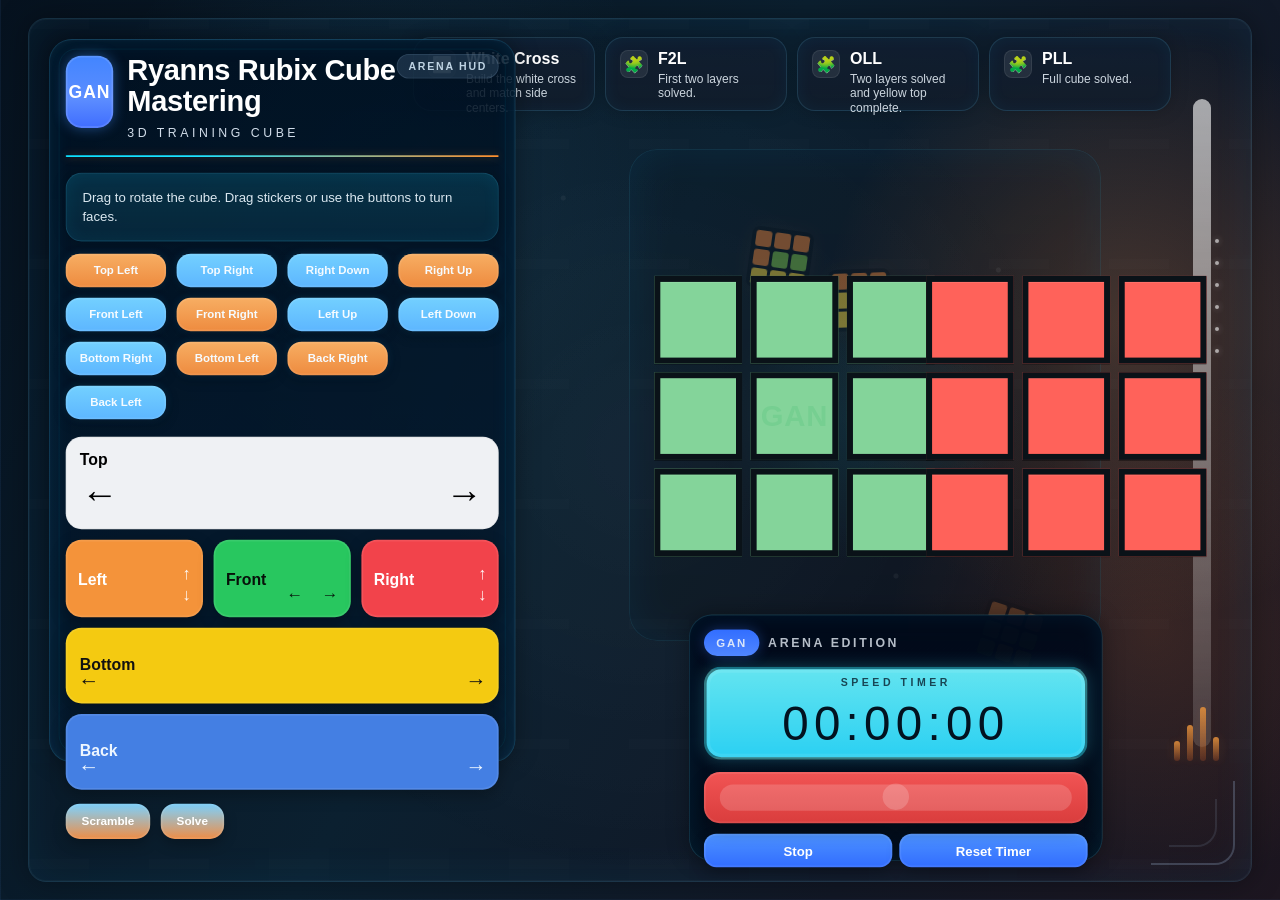
<file: index.html>
<!DOCTYPE html>
<html lang="en">
<head>
  <meta charset="UTF-8" />
  <meta name="viewport" content="width=device-width, initial-scale=1.0" />
  <title>Ryanns Rubix Cube Mastering</title>
  <style>
    * {
      box-sizing: border-box;
    }

    html, body {
      margin: 0;
      height: 100%;
      font-family: "Segoe UI", Arial, sans-serif;
      background:
        radial-gradient(circle at 88% 36%, rgba(255, 150, 70, 0.22), transparent 24%),
        radial-gradient(circle at 90% 70%, rgba(255, 120, 40, 0.15), transparent 20%),
        radial-gradient(circle at 30% 20%, rgba(80, 200, 255, 0.08), transparent 26%),
        linear-gradient(90deg, rgba(95,160,255,0.08) 0, rgba(95,160,255,0.08) 1px, transparent 1px, transparent 90px),
        linear-gradient(0deg, rgba(95,160,255,0.05) 0, rgba(95,160,255,0.05) 1px, transparent 1px, transparent 90px),
        linear-gradient(120deg, #06121f 0%, #0b2030 45%, #121826 75%, #1d1620 100%);
      color: #fff;
      overflow: hidden;
    }

    body::before {
      content: "";
      position: fixed;
      inset: 0;
      background:
        radial-gradient(circle at 50% 50%, rgba(255,255,255,0.05), transparent 60%),
        radial-gradient(circle at 18% 78%, rgba(255,255,255,0.06) 0 2px, transparent 3px),
        radial-gradient(circle at 44% 22%, rgba(255,255,255,0.06) 0 2px, transparent 3px),
        radial-gradient(circle at 70% 64%, rgba(255,255,255,0.08) 0 2px, transparent 3px),
        radial-gradient(circle at 78% 30%, rgba(255,255,255,0.08) 0 2px, transparent 3px),
        radial-gradient(circle at 84% 56%, rgba(255,255,255,0.08) 0 2px, transparent 3px);
      pointer-events: none;
      opacity: 0.75;
    }

    .scene {
      width: 100%;
      height: 100%;
      padding: 18px 28px;
      position: relative;
    }

    .frame {
      width: 100%;
      height: 100%;
      border-radius: 18px;
      position: relative;
      overflow: hidden;
      border: 1px solid rgba(111, 205, 255, 0.15);
      box-shadow:
        inset 0 0 0 1px rgba(255,255,255,0.03),
        inset 0 0 40px rgba(0, 180, 255, 0.08),
        0 0 30px rgba(0, 0, 0, 0.35);
    }

    .frame::before {
      content: "";
      position: absolute;
      inset: 0;
      background:
        linear-gradient(90deg, rgba(255,255,255,0.02) 0 50%, transparent 50% 100%),
        linear-gradient(0deg, transparent 0 92%, rgba(255,255,255,0.02) 92% 100%);
      background-size: 120px 120px;
      pointer-events: none;
      opacity: 0.35;
    }

    .sidebar {
      position: absolute;
      top: 20px;
      left: 20px;
      width: 480px;
      bottom: 20px;
      padding: 18px 18px 14px;
      border-radius: 26px;
      background:
        linear-gradient(180deg, rgba(0, 17, 34, 0.88), rgba(3, 23, 43, 0.82) 60%, rgba(5, 25, 45, 0.76));
      border: 1px solid rgba(68, 200, 255, 0.22);
      box-shadow:
        inset 0 0 28px rgba(35, 180, 255, 0.12),
        inset 0 0 4px rgba(255,255,255,0.05),
        0 0 26px rgba(0, 0, 0, 0.35);
      z-index: 5;
    }

    .sidebar::before {
      content: "";
      position: absolute;
      inset: 10px;
      border-radius: 20px;
      border: 1px solid rgba(0, 225, 255, 0.08);
      pointer-events: none;
    }

    .title-row {
      display: flex;
      gap: 16px;
      align-items: flex-start;
      position: relative;
      margin-bottom: 18px;
    }

    .logo {
      width: 54px;
      height: 82px;
      border-radius: 18px;
      background: linear-gradient(180deg, #4285ff, #5c8dff 60%, #3f6dff);
      display: flex;
      align-items: center;
      justify-content: center;
      font-weight: 800;
      font-size: 20px;
      letter-spacing: 1px;
      box-shadow:
        inset 0 0 0 2px rgba(255,255,255,0.12),
        0 0 14px rgba(72, 148, 255, 0.45);
      flex-shrink: 0;
    }

    .title-wrap h1 {
      margin: 0;
      font-size: 33px;
      line-height: 1.05;
      font-weight: 800;
      letter-spacing: -0.4px;
    }

    .title-wrap .sub {
      margin-top: 10px;
      font-size: 14px;
      letter-spacing: 4px;
      color: rgba(232, 243, 255, 0.9);
    }

    .hud-pill {
      position: absolute;
      right: 0;
      top: -2px;
      padding: 6px 12px;
      border-radius: 20px;
      font-size: 12px;
      letter-spacing: 2px;
      font-weight: 700;
      color: rgba(220,240,255,0.85);
      background: rgba(70, 100, 130, 0.35);
      border: 1px solid rgba(180, 220, 255, 0.14);
    }

    .orange-line {
      height: 2px;
      border-radius: 999px;
      margin: 10px 0 18px;
      background: linear-gradient(90deg, #0ce0ff 0%, #1de2ff 30%, #ff8f2d 100%);
      box-shadow: 0 0 10px rgba(255, 143, 45, 0.35);
    }

    .instruction {
      padding: 16px 18px;
      border-radius: 18px;
      background:
        linear-gradient(180deg, rgba(8, 57, 79, 0.78), rgba(9, 46, 67, 0.7));
      border: 1px solid rgba(76, 208, 255, 0.18);
      box-shadow:
        inset 0 0 18px rgba(0, 200, 255, 0.08),
        0 0 16px rgba(0,0,0,0.2);
      margin-bottom: 14px;
      font-size: 15px;
      line-height: 1.45;
      color: rgba(237, 247, 255, 0.92);
    }

    .moves {
      display: grid;
      grid-template-columns: repeat(4, 1fr);
      gap: 12px;
      margin-bottom: 20px;
    }

    .pill {
      height: 38px;
      border: 0;
      border-radius: 16px;
      color: #f6fbff;
      font-weight: 700;
      font-size: 13px;
      box-shadow:
        inset 0 0 0 2px rgba(255,255,255,0.08),
        0 4px 14px rgba(0,0,0,0.25),
        0 0 10px rgba(60, 180, 255, 0.14);
      cursor: pointer;
    }

    .pill.orange {
      background: linear-gradient(180deg, #f7ae63, #ee8b3f);
    }

    .pill.blue {
      background: linear-gradient(180deg, #73d0ff, #5db6ff);
    }

    .control-box {
      background: #eff1f4;
      color: #000;
      border-radius: 18px;
      padding: 16px 16px 18px;
      margin-bottom: 12px;
      box-shadow: inset 0 0 0 1px rgba(0,0,0,0.05);
    }

    .control-box .top-title {
      font-size: 18px;
      font-weight: 800;
      margin-bottom: 8px;
    }

    .arrow-line {
      display: flex;
      justify-content: space-between;
      align-items: center;
      font-size: 42px;
      font-weight: 300;
      padding: 0 2px;
      line-height: 1;
    }

    .big-row {
      display: grid;
      grid-template-columns: 1fr 1fr 1fr;
      gap: 12px;
      margin-bottom: 12px;
    }

    .big-btn {
      height: 88px;
      border-radius: 18px;
      border: 0;
      color: #fff;
      font-weight: 800;
      font-size: 18px;
      text-align: left;
      padding: 14px 14px 10px;
      box-shadow:
        inset 0 0 0 2px rgba(255,255,255,0.08),
        0 6px 18px rgba(0,0,0,0.28);
      position: relative;
    }

    .big-btn .mini-arrows {
      position: absolute;
      right: 14px;
      bottom: 14px;
      font-size: 19px;
      font-weight: 700;
      opacity: 0.95;
      line-height: 1.2;
      text-align: right;
    }

    .left-btn {
      background: #f4933a;
    }

    .front-btn {
      background: #28c75f;
      color: #07110a;
    }

    .right-btn {
      background: #f2434b;
    }

    .wide-btn {
      height: 86px;
      width: 100%;
      border: 0;
      border-radius: 18px;
      margin-bottom: 12px;
      text-align: left;
      padding: 14px 16px;
      font-size: 18px;
      font-weight: 800;
      box-shadow:
        inset 0 0 0 2px rgba(255,255,255,0.08),
        0 6px 18px rgba(0,0,0,0.28);
      color: #111;
      position: relative;
    }

    .wide-btn .lr {
      position: absolute;
      left: 14px;
      right: 14px;
      bottom: 14px;
      display: flex;
      justify-content: space-between;
      font-size: 24px;
      line-height: 1;
      color: inherit;
    }

    .bottom-btn {
      background: #f4ca11;
    }

    .back-btn {
      background: #447fe3;
      color: #eef6ff;
    }

    .small-actions {
      display: flex;
      gap: 12px;
      margin-top: 4px;
    }

    .small-actions button {
      height: 40px;
      padding: 0 18px;
      border: 0;
      border-radius: 16px;
      color: white;
      font-weight: 700;
      background: linear-gradient(180deg, #7dd2ff, #ee8d46);
      box-shadow:
        inset 0 0 0 2px rgba(255,255,255,0.08),
        0 6px 14px rgba(0,0,0,0.25);
    }

    .workspace {
      position: absolute;
      left: 530px;
      right: 0;
      top: 0;
      bottom: 0;
    }

    .top-cards {
      position: absolute;
      top: 18px;
      right: 80px;
      display: flex;
      gap: 10px;
      z-index: 4;
    }

    .card {
      min-width: 182px;
      height: 74px;
      border-radius: 18px;
      padding: 12px 14px;
      background:
        linear-gradient(180deg, rgba(16, 30, 48, 0.92), rgba(18, 28, 42, 0.86));
      border: 1px solid rgba(101, 213, 255, 0.16);
      box-shadow:
        inset 0 0 16px rgba(0, 170, 255, 0.06),
        0 0 18px rgba(0,0,0,0.22);
      display: flex;
      gap: 10px;
      align-items: flex-start;
    }

    .card .icon {
      width: 28px;
      height: 28px;
      border-radius: 8px;
      background: rgba(255,255,255,0.08);
      display: flex;
      align-items: center;
      justify-content: center;
      font-size: 16px;
      flex-shrink: 0;
      box-shadow: inset 0 0 0 1px rgba(255,255,255,0.08);
    }

    .card .txt strong {
      display: block;
      font-size: 16px;
      margin-bottom: 4px;
    }

    .card .txt span {
      display: block;
      font-size: 12px;
      line-height: 1.2;
      color: rgba(230, 239, 247, 0.88);
    }

    .stage {
      position: absolute;
      left: 70px;
      right: 70px;
      top: 110px;
      bottom: 140px;
      display: flex;
      align-items: center;
      justify-content: center;
    }

    .stage::before {
      content: "";
      position: absolute;
      inset: 20px 80px 100px;
      border-radius: 28px;
      background:
        radial-gradient(circle at 50% 55%, rgba(35, 250, 255, 0.08), transparent 40%),
        linear-gradient(180deg, rgba(0, 0, 0, 0.08), rgba(0, 0, 0, 0.18));
      box-shadow:
        inset 0 0 0 1px rgba(89, 210, 255, 0.08),
        inset 0 0 40px rgba(0, 170, 255, 0.08);
    }

    .floating-cube {
      position: absolute;
      opacity: 0.55;
      filter: blur(0.15px);
    }

    .floating-cube.c1 {
      left: 280px;
      top: 140px;
      transform: rotate(-2deg);
    }

    .floating-cube.c2 {
      right: 370px;
      top: 100px;
      transform: rotate(8deg);
    }

    .floating-cube.c3 {
      right: 140px;
      bottom: 75px;
      transform: rotate(18deg);
      opacity: 0.35;
    }

    .mini-cube {
      display: grid;
      grid-template-columns: repeat(3, 16px);
      grid-template-rows: repeat(3, 16px);
      gap: 3px;
      padding: 4px;
      background: rgba(0,0,0,0.22);
      border-radius: 8px;
      box-shadow: 0 0 20px rgba(255, 156, 76, 0.08);
    }

    .mini-cube span {
      display: block;
      border-radius: 3px;
    }

    .mc-orange { background: #c67438; }
    .mc-yellow { background: #d2ba3d; }
    .mc-green { background: #6aab47; }

    .main-cube {
      position: relative;
      width: 510px;
      height: 430px;
      z-index: 2;
    }

    .face-grid {
      position: absolute;
      display: grid;
      grid-template-columns: repeat(3, 102px);
      grid-template-rows: repeat(3, 102px);
      gap: 10px;
    }

    .front-face {
      left: 10px;
      top: 30px;
    }

    .right-face {
      left: 326px;
      top: 30px;
    }

    .sticker {
      border-radius: 0;
      border: 7px solid #0a1218;
      box-shadow:
        inset 0 1px 0 rgba(255,255,255,0.12),
        0 1px 0 rgba(0,0,0,0.45);
    }

    .green-sticker {
      background: #84d49a;
    }

    .red-sticker {
      background: #ff625a;
    }

    .gan-mark {
      position: absolute;
      inset: 0;
      display: flex;
      align-items: center;
      justify-content: center;
      font-weight: 900;
      color: rgba(32, 175, 94, 0.14);
      font-size: 34px;
      letter-spacing: 1px;
      pointer-events: none;
    }

    .timer-card {
      position: absolute;
      width: 470px;
      height: 280px;
      left: 210px;
      bottom: 20px;
      border-radius: 26px;
      background:
        linear-gradient(180deg, rgba(0, 9, 25, 0.95), rgba(3, 15, 30, 0.92));
      border: 1px solid rgba(92, 219, 255, 0.18);
      box-shadow:
        inset 0 0 24px rgba(13, 206, 255, 0.08),
        0 0 24px rgba(0,0,0,0.34);
      padding: 16px 16px 14px;
      z-index: 6;
    }

    .timer-top {
      display: flex;
      align-items: center;
      gap: 10px;
      margin-bottom: 12px;
      color: rgba(232, 240, 248, 0.92);
    }

    .gan-chip {
      height: 30px;
      padding: 0 14px;
      border-radius: 18px;
      background: linear-gradient(180deg, #326eff, #4f86ff);
      display: inline-flex;
      align-items: center;
      justify-content: center;
      font-weight: 800;
      letter-spacing: 2px;
      font-size: 13px;
      box-shadow: 0 0 14px rgba(61, 123, 255, 0.35);
    }

    .arena-text {
      font-size: 14px;
      letter-spacing: 3px;
      font-weight: 700;
      opacity: 0.85;
    }

    .timer-screen {
      height: 106px;
      border-radius: 20px;
      background:
        linear-gradient(180deg, #63e4f0, #2bd0f2);
      border: 3px solid rgba(0, 0, 0, 0.45);
      box-shadow:
        inset 0 0 0 4px rgba(255,255,255,0.08),
        0 0 18px rgba(62, 229, 255, 0.25);
      color: #021220;
      display: flex;
      flex-direction: column;
      align-items: center;
      justify-content: center;
      margin-bottom: 14px;
    }

    .timer-screen .label {
      font-size: 12px;
      letter-spacing: 4px;
      font-weight: 800;
      margin-bottom: 8px;
      opacity: 0.75;
    }

    .timer-screen .digits {
      font-size: 54px;
      font-weight: 500;
      letter-spacing: 6px;
    }

    .red-bar {
      height: 58px;
      border-radius: 18px;
      background: linear-gradient(180deg, #f25454, #d93d3d);
      margin-bottom: 12px;
      position: relative;
      box-shadow:
        inset 0 0 0 2px rgba(255,255,255,0.08),
        0 8px 18px rgba(0,0,0,0.26);
    }

    .red-bar::before {
      content: "";
      position: absolute;
      left: 18px;
      right: 18px;
      top: 14px;
      height: 30px;
      border-radius: 16px;
      background: rgba(255,255,255,0.16);
    }

    .red-bar::after {
      content: "";
      position: absolute;
      left: 50%;
      top: 13px;
      width: 30px;
      height: 30px;
      margin-left: -15px;
      border-radius: 50%;
      background: rgba(255,255,255,0.18);
    }

    .timer-bottom {
      display: grid;
      grid-template-columns: 1fr 1fr;
      gap: 8px;
    }

    .timer-bottom button {
      height: 38px;
      border: 0;
      border-radius: 14px;
      background: linear-gradient(180deg, #4d93ff, #326dff);
      color: white;
      font-size: 15px;
      font-weight: 700;
      box-shadow:
        inset 0 0 0 2px rgba(255,255,255,0.08),
        0 6px 14px rgba(0,0,0,0.26);
    }

    .right-decor {
      position: absolute;
      right: 24px;
      top: 80px;
      bottom: 24px;
      width: 70px;
      pointer-events: none;
      opacity: 0.85;
    }

    .right-decor .vert {
      position: absolute;
      right: 16px;
      top: 0;
      bottom: 110px;
      width: 18px;
      border-radius: 14px;
      background: linear-gradient(180deg, rgba(255,255,255,0.85), rgba(255,255,255,0.18));
      filter: blur(0.4px);
      opacity: 0.85;
    }

    .right-decor .dots {
      position: absolute;
      right: 8px;
      top: 140px;
      display: flex;
      flex-direction: column;
      gap: 18px;
    }

    .right-decor .dots span {
      width: 4px;
      height: 4px;
      border-radius: 50%;
      background: rgba(255,255,255,0.7);
      display: block;
      box-shadow: 0 0 6px rgba(255,255,255,0.4);
    }

    .right-decor .bars {
      position: absolute;
      right: 8px;
      bottom: 96px;
      display: flex;
      align-items: flex-end;
      gap: 7px;
    }

    .right-decor .bars i {
      display: block;
      width: 6px;
      border-radius: 8px;
      background: linear-gradient(180deg, rgba(255, 161, 64, 0.9), rgba(255, 110, 40, 0.24));
      box-shadow: 0 0 12px rgba(255, 153, 75, 0.14);
    }

    .right-decor .bars i:nth-child(1) { height: 20px; }
    .right-decor .bars i:nth-child(2) { height: 36px; }
    .right-decor .bars i:nth-child(3) { height: 54px; }
    .right-decor .bars i:nth-child(4) { height: 24px; }

    .corner-lines {
      position: absolute;
      right: 0;
      bottom: 0;
      width: 116px;
      height: 116px;
      opacity: 0.4;
    }

    .corner-lines::before,
    .corner-lines::after {
      content: "";
      position: absolute;
      border: 2px solid rgba(190, 220, 255, 0.55);
      border-left: 0;
      border-top: 0;
      border-radius: 0 0 20px 0;
    }

    .corner-lines::before {
      inset: 16px;
    }

    .corner-lines::after {
      inset: 34px;
      opacity: 0.5;
    }

    @media (max-width: 1400px) {
      .sidebar {
        transform: scale(0.88);
        transform-origin: top left;
        width: 530px;
      }

      .workspace {
        left: 450px;
      }

      .main-cube {
        transform: scale(0.86);
      }

      .timer-card {
        transform: scale(0.88);
        transform-origin: bottom left;
      }
    }
  </style>
</head>
<body>
  <div class="scene">
    <div class="frame">

      <aside class="sidebar">
        <div class="title-row">
          <div class="logo">GAN</div>
          <div class="title-wrap">
            <h1>Ryanns Rubix Cube<br>Mastering</h1>
            <div class="sub">3D TRAINING CUBE</div>
          </div>
          <div class="hud-pill">ARENA HUD</div>
        </div>

        <div class="orange-line"></div>

        <div class="instruction">
          Drag to rotate the cube. Drag stickers or use the buttons to turn faces.
        </div>

        <div class="moves">
          <button class="pill orange">Top Left</button>
          <button class="pill blue">Top Right</button>
          <button class="pill blue">Right Down</button>
          <button class="pill orange">Right Up</button>

          <button class="pill blue">Front Left</button>
          <button class="pill orange">Front Right</button>
          <button class="pill blue">Left Up</button>
          <button class="pill blue">Left Down</button>

          <button class="pill blue">Bottom Right</button>
          <button class="pill orange">Bottom Left</button>
          <button class="pill orange">Back Right</button>
          <div></div>

          <button class="pill blue">Back Left</button>
        </div>

        <div class="control-box">
          <div class="top-title">Top</div>
          <div class="arrow-line"><span>←</span><span>→</span></div>
        </div>

        <div class="big-row">
          <button class="big-btn left-btn">
            Left
            <div class="mini-arrows">↑<br>↓</div>
          </button>

          <button class="big-btn front-btn">
            Front
            <div class="mini-arrows">← &nbsp;&nbsp; →</div>
          </button>

          <button class="big-btn right-btn">
            Right
            <div class="mini-arrows">↑<br>↓</div>
          </button>
        </div>

        <button class="wide-btn bottom-btn">
          Bottom
          <div class="lr"><span>←</span><span>→</span></div>
        </button>

        <button class="wide-btn back-btn">
          Back
          <div class="lr"><span>←</span><span>→</span></div>
        </button>

        <div class="small-actions">
          <button>Scramble</button>
          <button>Solve</button>
        </div>
      </aside>

      <main class="workspace">
        <div class="top-cards">
          <div class="card">
            <div class="icon">⬜</div>
            <div class="txt">
              <strong>White Cross</strong>
              <span>Build the white cross and match side centers.</span>
            </div>
          </div>

          <div class="card">
            <div class="icon">🧩</div>
            <div class="txt">
              <strong>F2L</strong>
              <span>First two layers solved.</span>
            </div>
          </div>

          <div class="card">
            <div class="icon">🧩</div>
            <div class="txt">
              <strong>OLL</strong>
              <span>Two layers solved and yellow top complete.</span>
            </div>
          </div>

          <div class="card">
            <div class="icon">🧩</div>
            <div class="txt">
              <strong>PLL</strong>
              <span>Full cube solved.</span>
            </div>
          </div>
        </div>

        <div class="stage">
          <div class="floating-cube c1">
            <div class="mini-cube">
              <span class="mc-orange"></span><span class="mc-orange"></span><span class="mc-orange"></span>
              <span class="mc-yellow"></span><span class="mc-yellow"></span><span class="mc-yellow"></span>
              <span class="mc-yellow"></span><span class="mc-yellow"></span><span class="mc-yellow"></span>
            </div>
          </div>

          <div class="floating-cube c2">
            <div class="mini-cube">
              <span class="mc-orange"></span><span class="mc-orange"></span><span class="mc-orange"></span>
              <span class="mc-orange"></span><span class="mc-green"></span><span class="mc-green"></span>
              <span class="mc-yellow"></span><span class="mc-yellow"></span><span class="mc-yellow"></span>
            </div>
          </div>

          <div class="floating-cube c3">
            <div class="mini-cube">
              <span class="mc-orange"></span><span class="mc-orange"></span><span class="mc-orange"></span>
              <span class="mc-green"></span><span class="mc-green"></span><span class="mc-green"></span>
              <span class="mc-green"></span><span class="mc-yellow"></span><span class="mc-yellow"></span>
            </div>
          </div>

          <div class="main-cube">
            <div class="face-grid front-face">
              <div class="sticker green-sticker"></div>
              <div class="sticker green-sticker"></div>
              <div class="sticker green-sticker"></div>

              <div class="sticker green-sticker"></div>
              <div class="sticker green-sticker" style="position: relative;">
                <div class="gan-mark">GAN</div>
              </div>
              <div class="sticker green-sticker"></div>

              <div class="sticker green-sticker"></div>
              <div class="sticker green-sticker"></div>
              <div class="sticker green-sticker"></div>
            </div>

            <div class="face-grid right-face">
              <div class="sticker red-sticker"></div>
              <div class="sticker red-sticker"></div>
              <div class="sticker red-sticker"></div>

              <div class="sticker red-sticker"></div>
              <div class="sticker red-sticker"></div>
              <div class="sticker red-sticker"></div>

              <div class="sticker red-sticker"></div>
              <div class="sticker red-sticker"></div>
              <div class="sticker red-sticker"></div>
            </div>
          </div>
        </div>

        <div class="timer-card">
          <div class="timer-top">
            <div class="gan-chip">GAN</div>
            <div class="arena-text">ARENA EDITION</div>
          </div>

          <div class="timer-screen">
            <div class="label">SPEED TIMER</div>
            <div class="digits">00:00:00</div>
          </div>

          <div class="red-bar"></div>

          <div class="timer-bottom">
            <button>Stop</button>
            <button>Reset Timer</button>
          </div>
        </div>

        <div class="right-decor">
          <div class="vert"></div>
          <div class="dots">
            <span></span><span></span><span></span><span></span><span></span><span></span>
          </div>
          <div class="bars">
            <i></i><i></i><i></i><i></i>
          </div>
        </div>

        <div class="corner-lines"></div>
      </main>

    </div>
  </div>
</body>
</html>
</file>
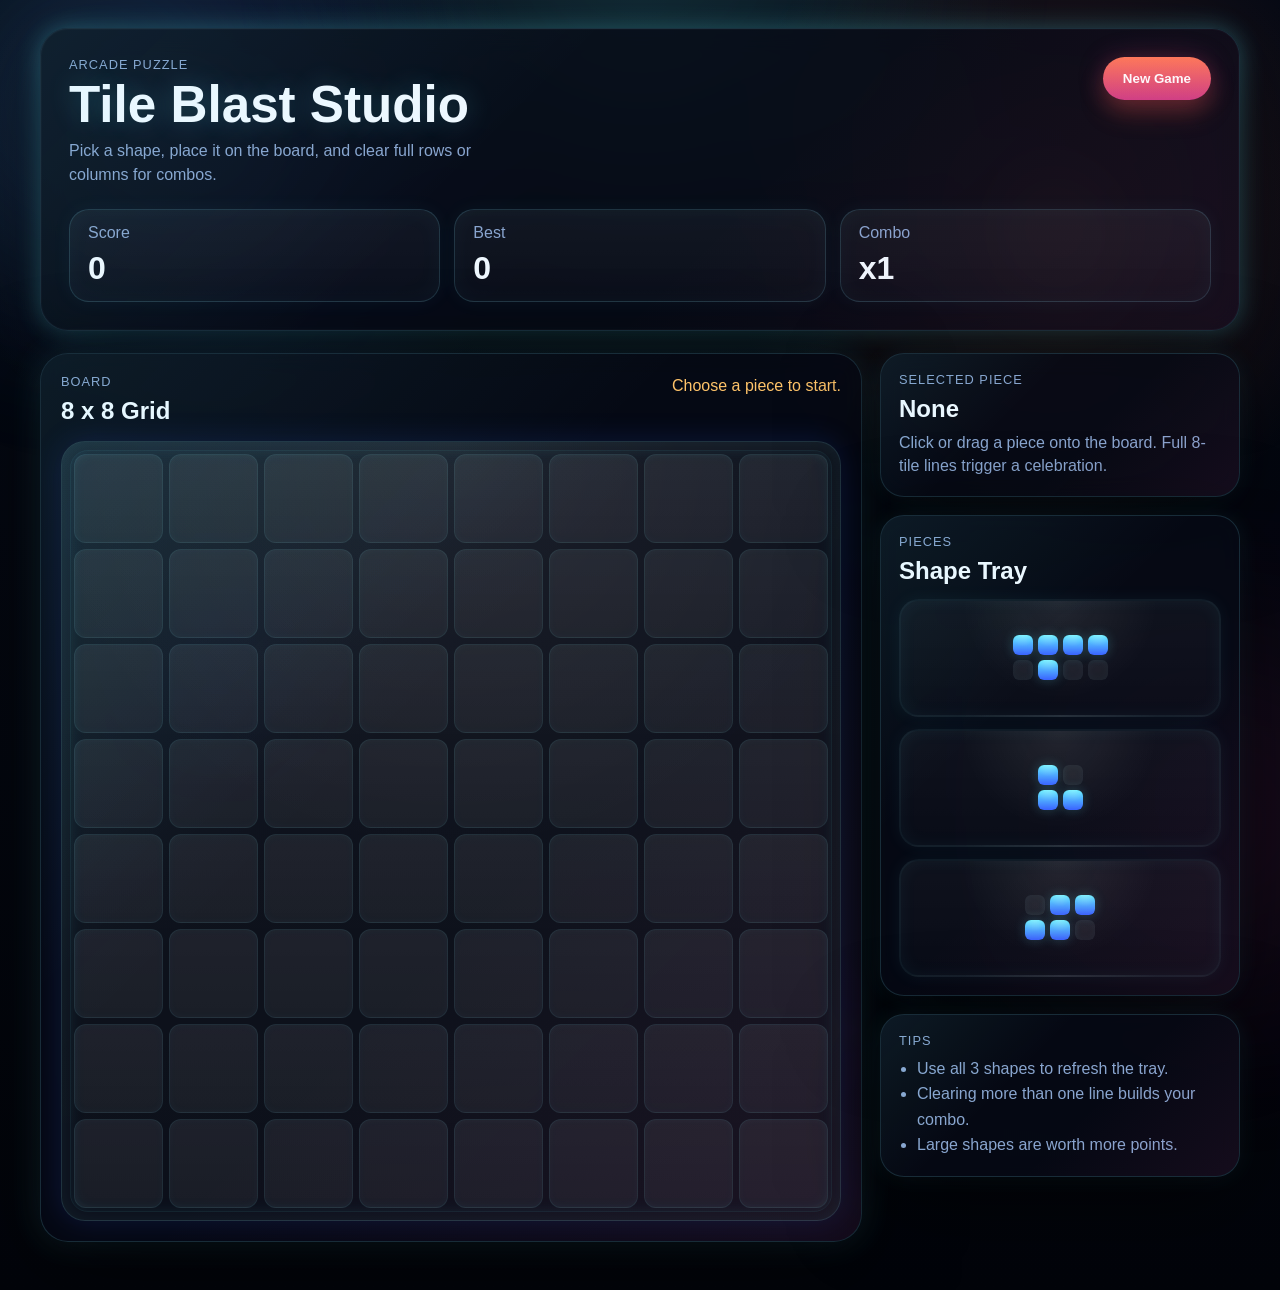
<file: block-puzzle/index.html>
<!DOCTYPE html>
<html lang="en">
<head>
  <meta charset="UTF-8" />
  <meta name="viewport" content="width=device-width, initial-scale=1.0" />
  <title>Tile Blast Studio</title>
  <link rel="stylesheet" href="src/style.css" />
</head>
<body>
  <div class="noise-layer"></div>
  <div class="page-glow glow-left"></div>
  <div class="page-glow glow-right"></div>
  <div class="page-glow glow-top"></div>
  <div class="orb orb-one"></div>
  <div class="orb orb-two"></div>
  <div id="celebration" class="celebration" aria-live="polite"></div>

  <main class="game-shell">
    <section class="hero-card">
      <div class="header">
        <div>
          <p class="small-label">Arcade Puzzle</p>
          <h1>Tile Blast Studio</h1>
          <p class="instructions">
            Pick a shape, place it on the board, and clear full rows or columns for combos.
          </p>
        </div>
        <button id="restart-btn" class="restart-btn" type="button">New Game</button>
      </div>

      <div class="hud">
        <div class="score-box">
          <p>Score</p>
          <span id="score">0</span>
        </div>
        <div class="score-box">
          <p>Best</p>
          <span id="best-score">0</span>
        </div>
        <div class="score-box">
          <p>Combo</p>
          <span id="combo">x1</span>
        </div>
      </div>
    </section>

    <section class="play-area">
      <div class="board-panel">
        <div class="board-topline">
          <div>
            <p class="small-label">Board</p>
            <h2>8 x 8 Grid</h2>
          </div>
          <p id="message" class="message">Choose a piece to start.</p>
        </div>
        <div id="board" class="board"></div>
      </div>

      <aside class="side-panel">
        <div class="panel-card">
          <p class="small-label">Selected Piece</p>
          <h2 id="selected-piece">None</h2>
          <p class="panel-copy">Click or drag a piece onto the board. Full 8-tile lines trigger a celebration.</p>
        </div>

        <div class="panel-card">
          <div class="tray-header">
            <div>
              <p class="small-label">Pieces</p>
              <h2>Shape Tray</h2>
            </div>
          </div>
          <div id="pieces" class="pieces"></div>
        </div>

        <div class="panel-card">
          <p class="small-label">Tips</p>
          <ul class="tips">
            <li>Use all 3 shapes to refresh the tray.</li>
            <li>Clearing more than one line builds your combo.</li>
            <li>Large shapes are worth more points.</li>
          </ul>
        </div>
      </aside>
    </section>
  </main>

  <div id="drag-ghost" class="drag-ghost" aria-hidden="true"></div>

  <script src="src/game.js"></script>
</body>
</html>
</file>
<file: block-puzzle/src/style.css>
:root {
  --bg: #02040a;
  --panel: rgba(7, 11, 22, 0.78);
  --panel-strong: #071120;
  --line: rgba(126, 231, 255, 0.16);
  --text: #eff8ff;
  --muted: #89a5cf;
  --accent: #ff7a59;
  --accent-dark: #d03f85;
  --accent-soft: #ffc46a;
  --filled: #62efff;
  --filled-dark: #3a62ff;
  --preview: rgba(116, 234, 255, 0.38);
  --empty: rgba(255, 255, 255, 0.045);
  --danger: #ff5578;
  --shadow: 0 24px 90px rgba(0, 0, 0, 0.55);
  --glow-cyan: 0 0 24px rgba(98, 239, 255, 0.34);
  --glow-pink: 0 0 26px rgba(208, 63, 133, 0.28);
}

* {
  box-sizing: border-box;
}

body {
  margin: 0;
  min-height: 100vh;
  font-family: "Trebuchet MS", "Segoe UI", sans-serif;
  background:
    radial-gradient(circle at 18% 12%, rgba(79, 115, 255, 0.18), transparent 20%),
    radial-gradient(circle at 82% 16%, rgba(255, 122, 89, 0.16), transparent 22%),
    radial-gradient(circle at 50% 0%, rgba(98, 239, 255, 0.07), transparent 28%),
    linear-gradient(180deg, #050914 0%, var(--bg) 100%);
  color: var(--text);
  overflow-x: hidden;
}

.noise-layer {
  position: fixed;
  inset: 0;
  background:
    linear-gradient(rgba(255, 255, 255, 0.02) 1px, transparent 1px),
    linear-gradient(90deg, rgba(255, 255, 255, 0.02) 1px, transparent 1px);
  background-size: 4px 4px, 4px 4px;
  opacity: 0.06;
  pointer-events: none;
  z-index: 0;
}

.page-glow {
  position: fixed;
  width: 360px;
  height: 360px;
  border-radius: 50%;
  filter: blur(110px);
  opacity: 0.45;
  pointer-events: none;
}

.celebration {
  position: fixed;
  top: 20px;
  left: 50%;
  transform: translateX(-50%) translateY(-16px);
  padding: 14px 24px;
  border-radius: 999px;
  background: linear-gradient(180deg, rgba(255, 190, 95, 0.96) 0%, rgba(255, 122, 89, 0.96) 100%);
  color: #181c29;
  font-weight: 900;
  letter-spacing: 0.16em;
  box-shadow: 0 20px 40px rgba(0, 0, 0, 0.28);
  opacity: 0;
  pointer-events: none;
  z-index: 5;
}

.celebration.show {
  animation: celebration-pop 1.15s ease forwards;
}

@keyframes celebration-pop {
  0% {
    opacity: 0;
    transform: translateX(-50%) translateY(-20px) scale(0.88);
  }

  15% {
    opacity: 1;
    transform: translateX(-50%) translateY(0) scale(1);
  }

  70% {
    opacity: 1;
    transform: translateX(-50%) translateY(0) scale(1);
  }

  100% {
    opacity: 0;
    transform: translateX(-50%) translateY(-12px) scale(0.95);
  }
}

.glow-left {
  top: -80px;
  left: -80px;
  background: rgba(83, 200, 255, 0.35);
}

.glow-right {
  right: -120px;
  bottom: -100px;
  background: rgba(255, 64, 166, 0.22);
}

.glow-top {
  top: -180px;
  left: 30%;
  width: 520px;
  height: 320px;
  background: rgba(98, 239, 255, 0.22);
}

.orb {
  position: fixed;
  border-radius: 50%;
  pointer-events: none;
  z-index: 0;
  opacity: 0.4;
}

.orb-one {
  top: 160px;
  right: 10%;
  width: 180px;
  height: 180px;
  background: radial-gradient(circle, rgba(255, 196, 106, 0.26), transparent 70%);
  filter: blur(30px);
}

.orb-two {
  bottom: 120px;
  left: 8%;
  width: 240px;
  height: 240px;
  background: radial-gradient(circle, rgba(58, 98, 255, 0.24), transparent 70%);
  filter: blur(40px);
}

.game-shell {
  width: min(1200px, calc(100% - 24px));
  margin: 0 auto;
  padding: 28px 0 48px;
  position: relative;
  z-index: 1;
}

.hero-card,
.board-panel,
.panel-card {
  background: var(--panel);
  border: 1px solid var(--line);
  box-shadow: var(--shadow);
  backdrop-filter: blur(12px);
  position: relative;
  overflow: hidden;
}

.hero-card::before,
.board-panel::before,
.panel-card::before {
  content: "";
  position: absolute;
  inset: 0;
  background:
    linear-gradient(135deg, rgba(98, 239, 255, 0.08), transparent 38%),
    linear-gradient(315deg, rgba(208, 63, 133, 0.08), transparent 42%);
  pointer-events: none;
}

.hero-card {
  border-radius: 28px;
  padding: 28px;
  box-shadow: var(--shadow), inset 0 0 0 1px rgba(255, 255, 255, 0.02), var(--glow-cyan);
}

.header {
  display: flex;
  justify-content: space-between;
  align-items: flex-start;
  gap: 24px;
}

.small-label {
  margin: 0 0 8px;
  color: var(--muted);
  text-transform: uppercase;
  letter-spacing: 0.08em;
  font-size: 0.8rem;
}

h1,
h2,
p,
ul {
  margin-top: 0;
}

h1 {
  margin-bottom: 10px;
  font-size: clamp(2.3rem, 4vw, 4.4rem);
  line-height: 0.96;
  text-shadow: 0 0 28px rgba(98, 239, 255, 0.24);
}

h2,
p {
  margin-bottom: 0;
}

.instructions {
  max-width: 48ch;
  color: var(--muted);
  line-height: 1.5;
}

.restart-btn {
  border: none;
  border-radius: 999px;
  padding: 14px 20px;
  background: linear-gradient(180deg, var(--accent) 0%, var(--accent-dark) 100%);
  color: white;
  font-weight: 700;
  cursor: pointer;
  box-shadow: 0 14px 24px rgba(217, 79, 50, 0.28), var(--glow-pink);
  transition: transform 0.14s ease, box-shadow 0.14s ease;
}

.restart-btn:hover {
  transform: translateY(-2px);
  box-shadow: 0 18px 30px rgba(217, 79, 50, 0.34), 0 0 30px rgba(255, 122, 89, 0.32);
}

.hud {
  display: grid;
  grid-template-columns: repeat(3, minmax(0, 1fr));
  gap: 14px;
  margin-top: 22px;
}

.score-box p {
  color: var(--muted);
  margin-bottom: 8px;
}

.score-box {
  background: linear-gradient(180deg, rgba(255, 255, 255, 0.05), rgba(255, 255, 255, 0.025));
  border: 1px solid var(--line);
  border-radius: 20px;
  padding: 14px 18px;
  box-shadow: inset 0 0 24px rgba(98, 239, 255, 0.04), 0 0 20px rgba(98, 239, 255, 0.05);
}

.score-box span {
  font-size: 2rem;
  font-weight: 700;
}

.play-area {
  margin-top: 22px;
  display: grid;
  grid-template-columns: minmax(0, 1.2fr) 360px;
  gap: 18px;
  align-items: start;
}

.board-panel {
  border-radius: 28px;
  padding: 20px;
  box-shadow: var(--shadow), 0 0 34px rgba(98, 239, 255, 0.14);
}

.board-topline {
  display: flex;
  justify-content: space-between;
  align-items: flex-start;
  gap: 16px;
  margin-bottom: 16px;
}

.message {
  color: var(--accent-soft);
  text-align: right;
  max-width: 240px;
  line-height: 1.45;
}

.board {
  display: grid;
  grid-template-columns: repeat(8, minmax(0, 1fr));
  gap: 6px;
  background:
    linear-gradient(180deg, rgba(255, 255, 255, 0.03), rgba(255, 255, 255, 0.015)),
    rgba(255, 255, 255, 0.015);
  border: 1px solid var(--line);
  border-radius: 24px;
  padding: 12px;
  position: relative;
  overflow: hidden;
  box-shadow:
    inset 0 0 22px rgba(98, 239, 255, 0.08),
    0 0 30px rgba(58, 98, 255, 0.16);
}

.board::before {
  content: "";
  position: absolute;
  inset: 0;
  background:
    radial-gradient(circle at top, rgba(255, 255, 255, 0.05), transparent 48%),
    linear-gradient(135deg, rgba(83, 200, 255, 0.08), transparent 40%);
  pointer-events: none;
}

.board::after {
  content: "";
  position: absolute;
  inset: 8px;
  border-radius: 18px;
  border: 1px solid rgba(98, 239, 255, 0.08);
  box-shadow: inset 0 0 18px rgba(98, 239, 255, 0.06);
  pointer-events: none;
}

.cell {
  aspect-ratio: 1 / 1;
  border: 1px solid rgba(98, 239, 255, 0.08);
  border-radius: 12px;
  background:
    linear-gradient(180deg, rgba(255, 255, 255, 0.03), rgba(255, 255, 255, 0.01)),
    var(--empty);
  cursor: pointer;
  transition: transform 0.12s ease, box-shadow 0.12s ease, background 0.12s ease, border-color 0.12s ease;
  box-shadow: inset 0 0 10px rgba(98, 239, 255, 0.03);
}

.cell:hover {
  transform: translateY(-1px);
  border-color: rgba(98, 239, 255, 0.24);
  box-shadow: 0 0 12px rgba(98, 239, 255, 0.14), inset 0 0 10px rgba(98, 239, 255, 0.06);
}

.cell.filled {
  background:
    radial-gradient(circle at top, rgba(255, 255, 255, 0.2), transparent 55%),
    linear-gradient(180deg, var(--filled) 0%, var(--filled-dark) 100%);
  box-shadow:
    inset 0 1px 0 rgba(255, 255, 255, 0.25),
    0 0 18px rgba(98, 239, 255, 0.24);
}

.cell.just-placed {
  animation: placed-pop 0.22s ease;
}

@keyframes placed-pop {
  0% {
    transform: scale(0.88);
  }

  100% {
    transform: scale(1);
  }
}

.cell.preview {
  background: linear-gradient(180deg, rgba(166, 229, 255, 0.8) 0%, var(--preview) 100%);
  box-shadow: 0 0 0 1px rgba(189, 239, 255, 0.45), 0 0 22px rgba(98, 239, 255, 0.18);
}

.cell.blocked {
  background: linear-gradient(180deg, rgba(255, 107, 125, 0.42) 0%, rgba(255, 107, 125, 0.24) 100%);
}

.side-panel {
  display: grid;
  gap: 18px;
}

.panel-card {
  border-radius: 24px;
  padding: 18px;
  box-shadow: var(--shadow), 0 0 24px rgba(98, 239, 255, 0.08);
}

.panel-copy {
  color: var(--muted);
  margin-top: 8px;
  line-height: 1.45;
}

.tray-header {
  margin-bottom: 14px;
}

.pieces {
  display: grid;
  grid-template-columns: 1fr;
  gap: 12px;
}

.piece {
  min-height: 118px;
  border: 2px solid rgba(98, 239, 255, 0.06);
  border-radius: 20px;
  background:
    radial-gradient(circle at top, rgba(255, 255, 255, 0.08), transparent 50%),
    linear-gradient(180deg, rgba(255, 255, 255, 0.045), rgba(255, 255, 255, 0.02));
  padding: 14px;
  cursor: pointer;
  display: flex;
  align-items: center;
  justify-content: center;
  transition: transform 0.14s ease, border-color 0.14s ease, background 0.14s ease;
  box-shadow: inset 0 0 18px rgba(98, 239, 255, 0.05), 0 0 18px rgba(98, 239, 255, 0.06);
}

.piece:hover {
  transform: translateY(-2px);
  box-shadow: inset 0 0 18px rgba(98, 239, 255, 0.08), 0 0 26px rgba(98, 239, 255, 0.12);
}

.piece.selected {
  border-color: var(--accent-soft);
  box-shadow: 0 10px 26px rgba(255, 122, 89, 0.18), 0 0 28px rgba(255, 196, 106, 0.18);
}

.piece.dragging {
  opacity: 0.12;
  transform: scale(0.96);
}

.piece.used {
  opacity: 0.35;
  cursor: not-allowed;
}

.mini-grid {
  display: grid;
  gap: 5px;
}

.mini-cell {
  width: 20px;
  height: 20px;
  border-radius: 6px;
  background: rgba(255, 255, 255, 0.06);
  box-shadow: inset 0 0 10px rgba(98, 239, 255, 0.04);
}

.mini-cell.on {
  background:
    radial-gradient(circle at top, rgba(255, 255, 255, 0.22), transparent 52%),
    linear-gradient(180deg, var(--filled) 0%, var(--filled-dark) 100%);
  box-shadow: 0 0 12px rgba(98, 239, 255, 0.22);
}

.drag-ghost {
  position: fixed;
  top: 0;
  left: 0;
  display: none;
  gap: 5px;
  padding: 10px;
  border-radius: 18px;
  background: rgba(7, 11, 22, 0.88);
  border: 1px solid rgba(98, 239, 255, 0.18);
  box-shadow: 0 18px 34px rgba(0, 0, 0, 0.32), 0 0 26px rgba(98, 239, 255, 0.16);
  pointer-events: none;
  z-index: 6;
}

.drag-ghost.show {
  display: grid;
}

.drag-ghost .mini-cell {
  width: 22px;
  height: 22px;
}

.tips {
  padding-left: 18px;
  margin-bottom: 0;
  color: var(--muted);
  line-height: 1.6;
}

@media (max-width: 980px) {
  .play-area {
    grid-template-columns: 1fr;
  }

  .side-panel {
    grid-template-columns: repeat(3, minmax(0, 1fr));
  }
}

@media (max-width: 760px) {
  .hud,
  .side-panel {
    grid-template-columns: 1fr;
  }

  .header,
  .board-topline {
    flex-direction: column;
    align-items: stretch;
  }
}
</file>
